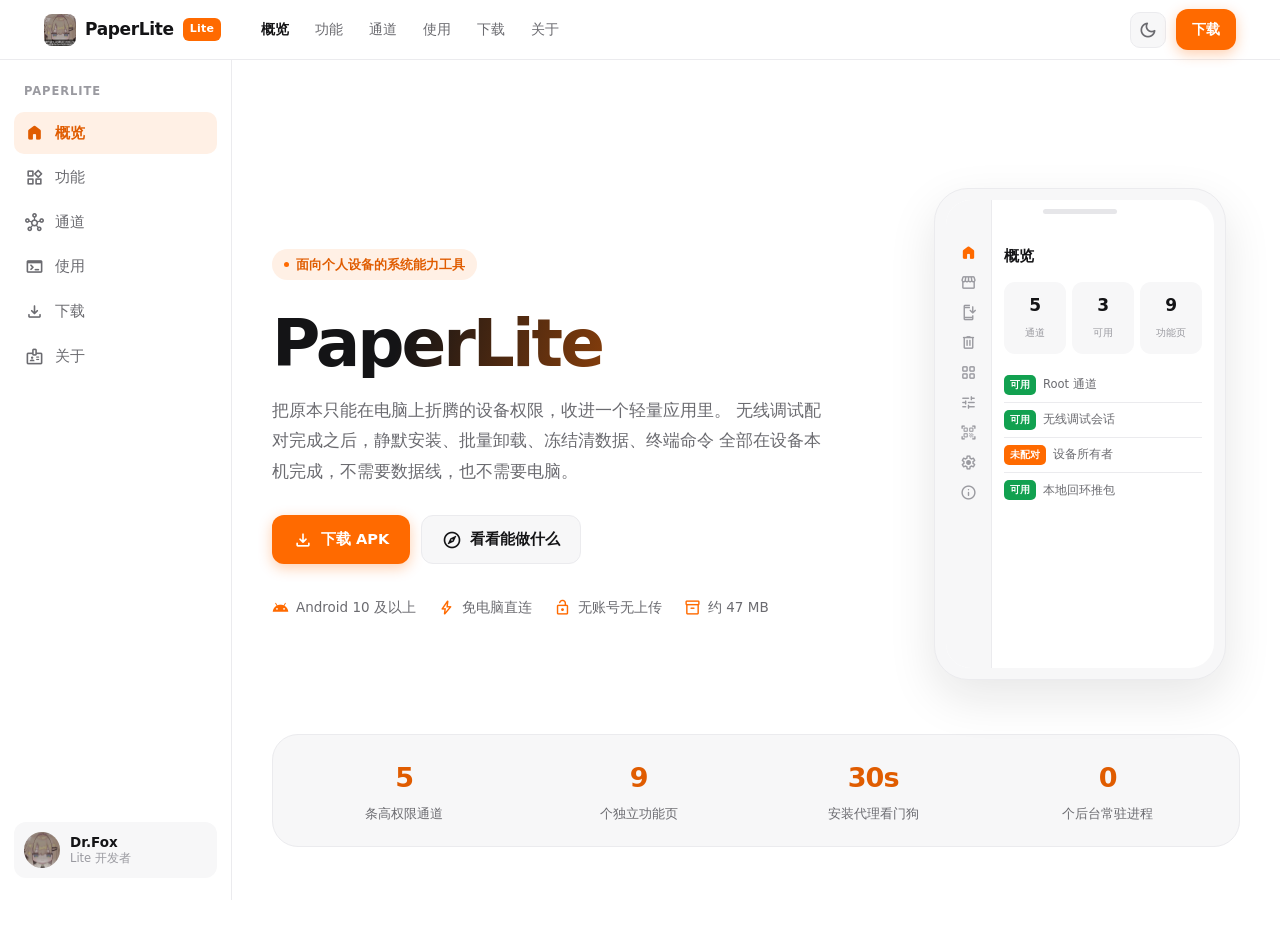
<file: index.old.html>
<!DOCTYPE html>
<html lang="zh-CN">
<head>
<meta charset="UTF-8">
<meta name="viewport" content="width=device-width, initial-scale=1.0">
<title>PaperLite — 面向个人设备的系统能力工具</title>
<meta name="theme-color" content="#FFFFFF">
<meta name="description" content="PaperLite 是一款面向个人设备的 Android 系统能力工具：无线调试配对、应用静默安装与管理、冻结清数据、终端命令执行、进程与设备信息查看。">
<link rel="icon" href="assets/favicon.png" type="image/png">
<link rel="apple-touch-icon" href="assets/icon-192.png">
<link rel="preconnect" href="https://fonts.googleapis.com">
<link rel="preconnect" href="https://fonts.gstatic.com" crossorigin>
<link href="https://fonts.googleapis.com/css2?family=Material+Symbols+Rounded:opsz,wght,FILL,GRAD@24,400,0,0&family=Material+Symbols+Rounded:opsz,wght,FILL,GRAD@24,600,0,0" rel="stylesheet">
<link rel="stylesheet" href="style.css">
</head>
<body>

<!-- 顶部导航 -->
<header class="topbar" id="topbar">
  <div class="topbar-inner">
    <a class="brand" href="#overview">
      <img src="assets/icon.png" alt="PaperLite 图标" width="32" height="32">
      <span class="brand-name">PaperLite</span>
      <span class="brand-tag">Lite</span>
    </a>

    <nav class="topnav" aria-label="主导航">
      <a href="#overview" class="nav-link is-active">概览</a>
      <a href="#features" class="nav-link">功能</a>
      <a href="#channels" class="nav-link">通道</a>
      <a href="#usage" class="nav-link">使用</a>
      <a href="#download" class="nav-link">下载</a>
      <a href="#about" class="nav-link">关于</a>
    </nav>

    <div class="topbar-actions">
      <button class="icon-btn" id="themeToggle" type="button" aria-label="切换深浅色">
        <span class="msr" data-icon="light_mode"></span>
      </button>
      <a class="btn btn-primary btn-sm" href="#download">下载</a>
    </div>

    <!-- 阅读进度：贴在顶栏底边，不遮挡内容 -->
    <div class="progress" id="progress"></div>
  </div>
</header>

<!-- 侧边栏（桌面端） -->
<aside class="sidebar" id="sidebar">
  <div class="sidebar-inner">
    <p class="sidebar-label">PaperLite</p>
    <ul class="side-list">
      <li><a href="#overview" class="side-link is-active"><span class="msr" data-icon="home"></span>概览</a></li>
      <li><a href="#features" class="side-link"><span class="msr" data-icon="widgets"></span>功能</a></li>
      <li><a href="#channels" class="side-link"><span class="msr" data-icon="hub"></span>通道</a></li>
      <li><a href="#usage" class="side-link"><span class="msr" data-icon="terminal"></span>使用</a></li>
      <li><a href="#download" class="side-link"><span class="msr" data-icon="download"></span>下载</a></li>
      <li><a href="#about" class="side-link"><span class="msr" data-icon="badge"></span>关于</a></li>
    </ul>

    <div class="sidebar-foot">
      <div class="author-mini">
        <img src="assets/avatar.png" alt="Dr.Fox 头像" width="36" height="36">
        <div>
          <p class="author-mini-name">Dr.Fox</p>
          <p class="author-mini-role">Lite 开发者</p>
        </div>
      </div>
    </div>
  </div>
</aside>

<main class="content">

  <!-- 概览 -->
  <section class="page is-active" id="overview">
    <div class="hero">
      <div class="hero-copy">
        <p class="eyebrow"><span class="dot"></span>面向个人设备的系统能力工具</p>
        <h1 class="hero-title">PaperLite</h1>
        <p class="hero-sub">
          把原本只能在电脑上折腾的设备权限，收进一个轻量应用里。
          无线调试配对完成之后，静默安装、批量卸载、冻结清数据、终端命令
          全部在设备本机完成，不需要数据线，也不需要电脑。
        </p>
        <div class="hero-actions">
          <a class="btn btn-primary" href="#download">
            <span class="msr" data-icon="download"></span>下载 APK
          </a>
          <a class="btn btn-ghost" href="#features">
            <span class="msr" data-icon="explore"></span>看看能做什么
          </a>
        </div>

        <ul class="hero-facts">
          <li><span class="msr" data-icon="android"></span>Android 10 及以上</li>
          <li><span class="msr" data-icon="bolt"></span>免电脑直连</li>
          <li><span class="msr" data-icon="lock_open"></span>无账号无上传</li>
          <li><span class="msr" data-icon="inventory_2"></span>约 47 MB</li>
        </ul>
      </div>

      <div class="hero-visual">
        <!-- 手机示意 -->
        <div class="phone">
          <div class="phone-notch"></div>
          <div class="phone-screen">
            <div class="phone-rail">
              <span class="msr rail-ic is-on" data-icon="home"></span>
              <span class="msr rail-ic" data-icon="storefront"></span>
              <span class="msr rail-ic" data-icon="install_mobile"></span>
              <span class="msr rail-ic" data-icon="delete"></span>
              <span class="msr rail-ic" data-icon="grid_view"></span>
              <span class="msr rail-ic" data-icon="tune"></span>
              <span class="msr rail-ic" data-icon="qr_code_scanner"></span>
              <span class="msr rail-ic" data-icon="settings"></span>
              <span class="msr rail-ic" data-icon="info"></span>
            </div>
            <div class="phone-body">
              <p class="phone-title">概览</p>
              <div class="phone-tiles">
                <div class="p-tile"><b>5</b><span>通道</span></div>
                <div class="p-tile"><b>3</b><span>可用</span></div>
                <div class="p-tile"><b>9</b><span>功能页</span></div>
              </div>
              <div class="p-row"><span class="p-pill ok">可用</span>Root 通道</div>
              <div class="p-row"><span class="p-pill ok">可用</span>无线调试会话</div>
              <div class="p-row"><span class="p-pill warn">未配对</span>设备所有者</div>
              <div class="p-row"><span class="p-pill ok">可用</span>本地回环推包</div>
            </div>
          </div>
        </div>
      </div>
    </div>

    <div class="stat-strip">
      <div class="stat"><b>5</b><span>条高权限通道</span></div>
      <div class="stat"><b>9</b><span>个独立功能页</span></div>
      <div class="stat"><b>30s</b><span>安装代理看门狗</span></div>
      <div class="stat"><b>0</b><span>个后台常驻进程</span></div>
    </div>
  </section>

  <!-- 功能 -->
  <section class="page" id="features">
    <header class="page-head">
      <p class="eyebrow"><span class="dot"></span>功能</p>
      <h2>一个功能一个页面</h2>
      <p class="page-desc">
        九个侧边栏入口各自独立，不做分页嵌套。打开就是要做的事，
        按钮永远可点——权限不够时给出明确原因，而不是把按钮灰掉让人猜。
      </p>
    </header>

    <div class="feature-grid">
      <article class="f-card">
        <span class="msr f-ic" data-icon="home"></span>
        <h3>概览</h3>
        <p>通道状态一览，一键重新探测。服务器只做 TCP 存活检测，不发请求、不读响应。</p>
      </article>

      <article class="f-card">
        <span class="msr f-ic" data-icon="storefront"></span>
        <h3>应用</h3>
        <p>已安装应用列表，支持用户与系统应用分类。搜索、勾选、批量操作都在这里完成。</p>
      </article>

      <article class="f-card">
        <span class="msr f-ic" data-icon="install_mobile"></span>
        <h3>安装</h3>
        <p>内置文件选择器选包，先解析出包名与版本，再按通道依次尝试静默安装。</p>
      </article>

      <article class="f-card">
        <span class="msr f-ic" data-icon="delete"></span>
        <h3>卸载</h3>
        <p>按包名卸载、冻结停用、清除数据。系统应用卸不掉时自动降级为停用。</p>
      </article>

      <article class="f-card">
        <span class="msr f-ic" data-icon="grid_view"></span>
        <h3>设备</h3>
        <p>机型、系统版本、构建号、内存与存储占用，以及实时进程列表。</p>
      </article>

      <article class="f-card">
        <span class="msr f-ic" data-icon="tune"></span>
        <h3>终端</h3>
        <p>配对之后执行任意 shell 命令，附七条常用命令预设。输出按通道标注，失败原因写清楚。</p>
      </article>

      <article class="f-card">
        <span class="msr f-ic" data-icon="qr_code_scanner"></span>
        <h3>配对</h3>
        <p>无线调试配对全流程：搜索服务端口、识别配对码、建立会话、断开与清理记录。</p>
      </article>

      <article class="f-card">
        <span class="msr f-ic" data-icon="settings"></span>
        <h3>设置</h3>
        <p>深浅色、字号缩放、服务器地址与通道参数。运行日志和上次异常堆栈都能直接查看复制。</p>
      </article>

      <article class="f-card">
        <span class="msr f-ic" data-icon="info"></span>
        <h3>关于</h3>
        <p>版本信息、风险提示，以及开发者名片。</p>
      </article>
    </div>

    <div class="feature-extra">
      <div class="ex-block">
        <h3><span class="msr" data-icon="verified_user"></span>应用管理</h3>
        <ul class="tick-list">
          <li>应用列表按名称与包名双向搜索</li>
          <li>多选后批量卸载、批量冻结</li>
          <li>提取应用 APK 并计算 SHA-256 / SHA-1 校验值</li>
          <li>单独应用防卸载保护，重启后依然有效</li>
          <li>一键跳转到系统应用详情页</li>
        </ul>
      </div>
      <div class="ex-block">
        <h3><span class="msr" data-icon="palette"></span>界面</h3>
        <ul class="tick-list">
          <li>小米澎湃 OS 3 配色，纯白底加一层浅灰分区</li>
          <li>九个独立页面，侧边栏固定常驻</li>
          <li>确认弹窗、动作面板、消息条全部带进出场过渡</li>
          <li>深浅色跟随系统，也可手动切换</li>
          <li>字号可调 90% 到 120%</li>
        </ul>
      </div>
    </div>
  </section>

  <!-- 通道 -->
  <section class="page" id="channels">
    <header class="page-head">
      <p class="eyebrow"><span class="dot"></span>通道</p>
      <h2>五条权限通道，逐级降级</h2>
      <p class="page-desc">
        PaperLite 不假设你有 root。启动时逐条探测可用通道，
        需要高权限的操作按优先级自动挑一条能用的执行，并把走了哪条路告诉你。
      </p>
    </header>

    <div class="channel-list">
      <div class="ch-item">
        <div class="ch-head">
          <span class="msr ch-ic" data-icon="verified_user"></span>
          <div>
            <h3>设备所有者</h3>
            <p>DevicePolicyManager 授予的 owner 权限</p>
          </div>
          <span class="ch-badge">静默安装 · 防卸载 · 临时停用</span>
        </div>
        <p class="ch-desc">可静默安装应用、为指定应用开启防卸载保护、临时停用账号类应用。</p>
      </div>

      <div class="ch-item">
        <div class="ch-head">
          <span class="msr ch-ic" data-icon="wifi_tethering"></span>
          <div>
            <h3>无线调试会话</h3>
            <p>与本机无线调试服务配对后建立的 adb 会话</p>
          </div>
          <span class="ch-badge">shell 命令 · 冻结停用</span>
        </div>
        <p class="ch-desc">执行任意 shell 命令。配对成功后即时生效，断线自动重连上次端口。</p>
      </div>

      <div class="ch-item">
        <div class="ch-head">
          <span class="msr ch-ic" data-icon="loop"></span>
          <div>
            <h3>本地回环推包</h3>
            <p>经由 127.0.0.1 的 adbd 回环端口</p>
          </div>
          <span class="ch-badge">静默安装 · 静默卸载</span>
        </div>
        <p class="ch-desc">把安装包推到 /data/local/tmp 再执行 pm install，断网也能用。</p>
      </div>

      <div class="ch-item">
        <div class="ch-head">
          <span class="msr ch-ic" data-icon="security"></span>
          <div>
            <h3>Root 通道</h3>
            <p>检测到 su 后直接以 root 执行</p>
          </div>
          <span class="ch-badge">全部 shell 能力</span>
        </div>
        <p class="ch-desc">能力最全且不受系统校验限制。探测带 2.5 秒超时，不会卡住界面。</p>
      </div>

      <div class="ch-item">
        <div class="ch-head">
          <span class="msr ch-ic" data-icon="accessibility_new"></span>
          <div>
            <h3>无障碍服务</h3>
            <p>读取配对页面并自动填写配对码</p>
          </div>
          <span class="ch-badge">配对码自动填写</span>
        </div>
        <p class="ch-desc">只读取配对对话框里的六位数字，识别完成即停止，不保存截图。</p>
      </div>
    </div>

    <div class="install-flow">
      <h3><span class="msr" data-icon="alt_route"></span>安装是怎么做的</h3>
      <p class="flow-desc">
        静默安装不是靠 root 硬跑 pm，而是把应用自身挂进 app_process，
        让它在 system 身份下走 PackageInstaller 会话 API——这才是没有确认框的真静默。
      </p>
      <ol class="flow-steps">
        <li>
          <span class="step-no">1</span>
          <div>
            <b>安装代理</b>
            <p>把自身 APK 通过 CLASSPATH 交给 app_process，在 system 身份下提交安装会话，全程无弹窗。</p>
          </div>
        </li>
        <li>
          <span class="step-no">2</span>
          <div>
            <b>本地 pm install</b>
            <p>代理不可用时退回到 pm install -r -d 覆盖安装。</p>
          </div>
        </li>
        <li>
          <span class="step-no">3</span>
          <div>
            <b>无线调试推包</b>
            <p>再退一步，把包推到 /data/local/tmp 后执行 pm install。</p>
          </div>
        </li>
        <li>
          <span class="step-no">4</span>
          <div>
            <b>设备所有者会话</b>
            <p>owner 权限下的 PackageInstaller 静默会话，作为不依赖 shell 的兜底。</p>
          </div>
        </li>
        <li>
          <span class="step-no">5</span>
          <div>
            <b>系统安装器</b>
            <p>全部失败时拉起系统安装界面，把选择权交回给你。</p>
          </div>
        </li>
      </ol>
    </div>
  </section>

  <!-- 使用 -->
  <section class="page" id="usage">
    <header class="page-head">
      <p class="eyebrow"><span class="dot"></span>使用</p>
      <h2>三步开始</h2>
      <p class="page-desc">
        整个流程不需要数据线，不需要电脑。首次使用唯一要做的，
        是在系统设置里打开无线调试。
      </p>
    </header>

    <div class="step-grid">
      <div class="s-card">
        <span class="s-no">01</span>
        <h3>打开无线调试</h3>
        <p>设置 → 开发者选项 → 无线调试。系统要求 Android 11 及以上。</p>
        <div class="s-code">设置 › 开发者选项 › 无线调试</div>
      </div>
      <div class="s-card">
        <span class="s-no">02</span>
        <h3>在 PaperLite 里配对</h3>
        <p>进「配对」页搜索服务端口，手动输入配对码，或用识别按钮自动读取。</p>
        <div class="s-code">配对页 › 搜索端口 › 输入配对码</div>
      </div>
      <div class="s-card">
        <span class="s-no">03</span>
        <h3>开始操作</h3>
        <p>通道自动就绪。装包、卸应用、跑命令，直接在对应页面里做。</p>
        <div class="s-code">安装页 › 选包 › 开始安装</div>
      </div>
    </div>

    <div class="notes">
      <div class="note">
        <span class="msr" data-icon="info"></span>
        <div>
          <b>为什么无线调试要 Android 11 以上</b>
          <p>mDNS 服务发现是 Android 11 才引入的机制，低版本只能手工填端口。</p>
        </div>
      </div>
      <div class="note">
        <span class="msr" data-icon="privacy_tip"></span>
        <div>
          <b>数据不出设备</b>
          <p>没有账号、没有统计、没有上传。服务器地址只是你自己填的一个可选开关。</p>
        </div>
      </div>
      <div class="note">
        <span class="msr" data-icon="report"></span>
        <div>
          <b>遇到问题</b>
          <p>设置页有「上次异常退出」，里面是完整崩溃堆栈，复制出来就能定位。</p>
        </div>
      </div>
    </div>
  </section>

  <!-- 下载 -->
  <section class="page" id="download">
    <header class="page-head">
      <p class="eyebrow"><span class="dot"></span>下载</p>
      <h2>PaperLite v1.0.0</h2>
      <p class="page-desc">
        当前提供 Debug 版本，包名 com.codefox.paperlite。
        安装前请确认已开启未知来源安装。
      </p>
    </header>

    <div class="dl-card">
      <img src="assets/icon-512.png" alt="PaperLite 应用图标" width="96" height="96" class="dl-icon">
      <div class="dl-main">
        <h3>PaperLite-debug.apk</h3>
        <ul class="dl-specs">
          <li><span>版本</span><b>1.0.0 (1)</b></li>
          <li><span>包名</span><b class="mono">com.codefox.paperlite</b></li>
          <li><span>系统要求</span><b>Android 10+</b></li>
          <li><span>体积</span><b>约 47 MB</b></li>
          <li><span>架构</span><b>arm64-v8a / armeabi-v7a</b></li>
        </ul>
        <a class="btn btn-primary btn-lg" href="PaperLite-debug.apk" download>
          <span class="msr" data-icon="download"></span>下载 APK
        </a>
        <p class="dl-note">下载的是未签名的调试包，安装时系统会提示未知来源，确认即可。</p>
      </div>
    </div>

    <div class="dl-grid">
      <div class="dlg-card">
        <span class="msr" data-icon="verified"></span>
        <h4>校验安装包</h4>
        <p>装之前可以先算一下哈希值，确认拿到的是完整的包。</p>
        <div class="s-code">sha256sum PaperLite-debug.apk</div>
      </div>
      <div class="dlg-card">
        <span class="msr" data-icon="install_desktop"></span>
        <h4>用数据线装</h4>
        <p>也可以把 APK 传到电脑，用 adb 命令直接装到设备上。</p>
        <div class="s-code">adb install -r PaperLite-debug.apk</div>
      </div>
      <div class="dlg-card">
        <span class="msr" data-icon="gpp_maybe"></span>
        <h4>风险提示</h4>
        <p>本工具需要较高系统权限。仅用于你自己的设备，遵守当地法律法规。</p>
        <div class="s-code">仅供安全研究与学习交流</div>
      </div>
    </div>
  </section>

  <!-- 关于 -->
  <section class="page" id="about">
    <header class="page-head">
      <p class="eyebrow"><span class="dot"></span>关于</p>
      <h2>关于 PaperLite</h2>
    </header>

    <div class="about-grid">
      <div class="author-card">
        <div class="author-top">
          <img src="assets/avatar.png" alt="Dr.Fox 头像" width="88" height="88">
          <div class="author-id">
            <h3>Dr.Fox</h3>
            <p>PaperLite Lite · 开发者</p>
            <div class="author-tags">
              <span class="tag tag-primary">Lite</span>
              <span class="tag">原版：JC Code</span>
            </div>
          </div>
        </div>
        <p class="author-note">
          Lite 版在原版的基础上做了取舍：只保留真正能跑通的能力，
          每一个功能独立成页，按钮永远可点，所有弹出的东西都带过渡动画。
        </p>
      </div>

      <div class="about-info">
        <div class="ai-block">
          <h3><span class="msr" data-icon="history"></span>版本信息</h3>
          <ul class="kv-list">
            <li><span>应用版本</span><b>1.0.0 (1)</b></li>
            <li><span>包名</span><b class="mono">com.codefox.paperlite</b></li>
            <li><span>最低系统</span><b>Android 10 (API 29)</b></li>
            <li><span>界面框架</span><b>Miuix 0.9.4 + Compose</b></li>
          </ul>
        </div>

        <div class="ai-block">
          <h3><span class="msr" data-icon="help"></span>常见问题</h3>
          <ul class="faq-list">
            <li>
              <b>为什么第一次用要配对？</b>
              <p>没有 root 也没有设备所有者时，高权限操作只能通过 adb 通道执行，而 adb 通道靠无线调试建立。</p>
            </li>
            <li>
              <b>装得上但没静默？</b>
              <p>说明代理通道没成功，日志里会写明走了哪条通道、失败原因。可以到终端页手动执行安装命令。</p>
            </li>
            <li>
              <b>系统应用卸不掉？</b>
              <p>系统应用会被系统拒绝卸载，PaperLite 会自动降级为冻结停用，效果接近。</p>
            </li>
          </ul>
        </div>
      </div>
    </div>

    <div class="license-note">
      <span class="msr" data-icon="balance"></span>
      <p>
        本工具仅供安全研究与学习交流使用。使用前请了解自身设备的所有权状态，
        遵守当地法律法规。安装、卸载与停用操作不可逆，请确认目标后再执行。
      </p>
    </div>
  </section>

</main>

<!-- 移动端底部导航 -->
<nav class="mobile-nav" id="mobileNav" aria-label="底部导航">
  <a href="#overview" class="mnav is-active"><span class="msr" data-icon="home"></span>概览</a>
  <a href="#features" class="mnav"><span class="msr" data-icon="widgets"></span>功能</a>
  <a href="#channels" class="mnav"><span class="msr" data-icon="hub"></span>通道</a>
  <a href="#usage" class="mnav"><span class="msr" data-icon="terminal"></span>使用</a>
  <a href="#download" class="mnav"><span class="msr" data-icon="download"></span>下载</a>
  <a href="#about" class="mnav"><span class="msr" data-icon="badge"></span>关于</a>
</nav>

<script src="script.js"></script>
</body>
</html>
</file>
<file: style.css>
/* ==========================================================================
   PaperLite 官网样式
   配色沿用应用内的「小米澎湃 OS 3」方案：纯白底 + 澎湃橙强调色，
   深色模式翻成真黑底。图标一律用 Material Symbols Rounded。
   ========================================================================== */

:root {
  /* 强调色 */
  --orange: #FF6A00;
  --orange-deep: #E05C00;
  --orange-soft: #FFF0E5;

  /* 日间底色 */
  --bg: #FFFFFF;
  --fill-1: #F7F7F8;
  --fill-2: #EFEFF1;
  --fill-3: #E6E6E9;
  --text-1: #141416;
  --text-2: #6B6B70;
  --text-3: #9A9AA0;
  --divider: #EBEBEE;

  /* 状态色 */
  --ok: #12A150;
  --warn: #FF6A00;
  --danger: #E02E24;
  --info: #1A7AFF;

  --shadow-sm: 0 1px 2px rgba(20, 20, 22, .05);
  --shadow-md: 0 6px 20px rgba(20, 20, 22, .07);
  --shadow-lg: 0 18px 48px rgba(20, 20, 22, .10);

  --radius-s: 12px;
  --radius-m: 18px;
  --radius-l: 26px;

  --sidebar-w: 232px;
  --topbar-h: 60px;

  --ease-out: cubic-bezier(.22, 1, .36, 1);
}

html[data-theme="dark"] {
  --orange: #FF8A3D;
  --orange-deep: #FF6A00;
  --orange-soft: #38200C;

  --bg: #000000;
  --fill-1: #141416;
  --fill-2: #1C1C1F;
  --fill-3: #26262A;
  --text-1: #F2F2F4;
  --text-2: #9E9EA4;
  --text-3: #6E6E74;
  --divider: #2A2A2E;

  --ok: #3DDC7A;
  --danger: #FF6B60;
  --info: #6AA8FF;

  --shadow-sm: 0 1px 2px rgba(0, 0, 0, .4);
  --shadow-md: 0 6px 20px rgba(0, 0, 0, .5);
  --shadow-lg: 0 18px 48px rgba(0, 0, 0, .6);
}

* { box-sizing: border-box; }

html { scroll-behavior: smooth; }

body {
  margin: 0;
  background: var(--bg);
  color: var(--text-1);
  font-family: "Segoe UI", "PingFang SC", "Microsoft YaHei", system-ui, -apple-system, sans-serif;
  font-size: 15px;
  line-height: 1.7;
  -webkit-font-smoothing: antialiased;
  transition: background .3s var(--ease-out), color .3s var(--ease-out);
}

h1, h2, h3, h4 { margin: 0; font-weight: 600; letter-spacing: -.02em; line-height: 1.3; }
p { margin: 0; }
ul, ol { margin: 0; padding: 0; list-style: none; }
a { color: inherit; text-decoration: none; }
img { display: block; max-width: 100%; }
b { font-weight: 600; }

.mono { font-family: "SFMono-Regular", Consolas, "Liberation Mono", monospace; }

/* Material Symbols 统一尺寸 */
.msr {
  font-family: "Material Symbols Rounded";
  font-weight: 400;
  font-style: normal;
  font-size: 20px;
  line-height: 1;
  letter-spacing: normal;
  text-transform: none;
  display: inline-block;
  white-space: nowrap;
  word-wrap: normal;
  direction: ltr;
  font-variation-settings: 'FILL' 0, 'wght' 400, 'GRAD' 0, 'opsz' 24;
  vertical-align: middle;
  user-select: none;
  flex: none;
}

/* ---------------------------------------------------------------- 顶部栏 */

.topbar {
  position: sticky;
  top: 0;
  z-index: 50;
  height: var(--topbar-h);
  background: color-mix(in srgb, var(--bg) 82%, transparent);
  backdrop-filter: saturate(180%) blur(18px);
  -webkit-backdrop-filter: saturate(180%) blur(18px);
  border-bottom: 1px solid var(--divider);
  transition: background .3s var(--ease-out), border-color .3s var(--ease-out);
}

.topbar-inner {
  max-width: 1240px;
  margin: 0 auto;
  height: 100%;
  padding: 0 24px;
  display: flex;
  align-items: center;
  gap: 20px;
  position: relative;
}

/* 阅读进度条：贴在顶栏底边 */
.progress {
  position: absolute;
  left: 0;
  bottom: -1px;
  height: 2px;
  width: 0;
  background: var(--orange);
  transition: width .12s linear;
  border-radius: 0 2px 2px 0;
}

.brand {
  display: flex;
  align-items: center;
  gap: 9px;
  flex: none;
}

.brand img { border-radius: 8px; }

.brand-name {
  font-size: 17px;
  font-weight: 600;
  letter-spacing: -.02em;
}

.brand-tag {
  font-size: 11px;
  font-weight: 600;
  padding: 2px 7px;
  border-radius: 6px;
  background: var(--orange);
  color: #fff;
  letter-spacing: .02em;
}

.topnav {
  display: flex;
  align-items: center;
  gap: 2px;
  margin-left: 8px;
}

.nav-link {
  font-size: 14px;
  color: var(--text-2);
  padding: 7px 12px;
  border-radius: 9px;
  transition: color .2s, background .2s;
}

.nav-link:hover { color: var(--text-1); background: var(--fill-1); }
.nav-link.is-active { color: var(--text-1); font-weight: 600; }

.topbar-actions {
  margin-left: auto;
  display: flex;
  align-items: center;
  gap: 10px;
}

.icon-btn {
  width: 36px;
  height: 36px;
  border: 1px solid var(--divider);
  border-radius: 10px;
  background: var(--fill-1);
  color: var(--text-2);
  cursor: pointer;
  display: grid;
  place-items: center;
  transition: background .2s, color .2s, transform .2s var(--ease-out);
}

.icon-btn:hover { background: var(--fill-2); color: var(--text-1); }
.icon-btn:active { transform: scale(.93); }

/* ---------------------------------------------------------------- 按钮 */

.btn {
  display: inline-flex;
  align-items: center;
  justify-content: center;
  gap: 8px;
  padding: 11px 20px;
  border-radius: var(--radius-s);
  border: 1px solid transparent;
  font-size: 14.5px;
  font-weight: 600;
  cursor: pointer;
  transition: transform .2s var(--ease-out), background .2s, box-shadow .2s, border-color .2s;
  white-space: nowrap;
}

.btn:active { transform: scale(.97); }

.btn-primary {
  background: var(--orange);
  color: #fff;
  box-shadow: 0 4px 14px color-mix(in srgb, var(--orange) 32%, transparent);
}

.btn-primary:hover {
  background: var(--orange-deep);
  box-shadow: 0 6px 20px color-mix(in srgb, var(--orange) 40%, transparent);
}

.btn-ghost {
  background: var(--fill-1);
  color: var(--text-1);
  border-color: var(--divider);
}

.btn-ghost:hover { background: var(--fill-2); }

.btn-sm { padding: 8px 15px; font-size: 13.5px; }
.btn-lg { padding: 14px 28px; font-size: 15.5px; }

/* ---------------------------------------------------------------- 侧边栏 */

.sidebar {
  position: fixed;
  top: var(--topbar-h);
  left: 0;
  bottom: 0;
  width: var(--sidebar-w);
  border-right: 1px solid var(--divider);
  overflow-y: auto;
  z-index: 30;
  transition: border-color .3s var(--ease-out);
}

.sidebar-inner {
  padding: 22px 14px;
  display: flex;
  flex-direction: column;
  min-height: 100%;
}

.sidebar-label {
  font-size: 11.5px;
  font-weight: 600;
  color: var(--text-3);
  text-transform: uppercase;
  letter-spacing: .08em;
  padding: 0 10px;
  margin-bottom: 10px;
}

.side-list { display: flex; flex-direction: column; gap: 2px; }

.side-link {
  display: flex;
  align-items: center;
  gap: 11px;
  padding: 9px 11px;
  border-radius: 10px;
  font-size: 14.5px;
  color: var(--text-2);
  transition: background .2s, color .2s;
}

.side-link .msr { font-size: 19px; transition: font-variation-settings .2s; }

.side-link:hover { background: var(--fill-1); color: var(--text-1); }

.side-link.is-active {
  background: var(--orange-soft);
  color: var(--orange-deep);
  font-weight: 600;
}

.side-link.is-active .msr { font-variation-settings: 'FILL' 1, 'wght' 400, 'GRAD' 0, 'opsz' 24; }

.sidebar-foot { margin-top: auto; padding-top: 20px; }

.author-mini {
  display: flex;
  align-items: center;
  gap: 10px;
  padding: 10px;
  border-radius: 12px;
  background: var(--fill-1);
}

.author-mini img { border-radius: 50%; }

.author-mini-name { font-size: 13.5px; font-weight: 600; line-height: 1.35; }
.author-mini-role { font-size: 11.5px; color: var(--text-3); line-height: 1.35; }

/* ---------------------------------------------------------------- 内容区 */

.content {
  margin-left: var(--sidebar-w);
  padding-top: var(--topbar-h);
}

.page {
  display: none;
  max-width: 1080px;
  margin: 0 auto;
  padding: 44px 40px 90px;
  animation: pageIn .42s var(--ease-out);
}

.page.is-active { display: block; }

@keyframes pageIn {
  from { opacity: 0; transform: translateY(14px); }
  to { opacity: 1; transform: none; }
}

.page-head { margin-bottom: 34px; max-width: 720px; }

.eyebrow {
  display: inline-flex;
  align-items: center;
  gap: 7px;
  font-size: 12.5px;
  font-weight: 600;
  color: var(--orange-deep);
  background: var(--orange-soft);
  padding: 5px 12px;
  border-radius: 20px;
  margin-bottom: 16px;
}

.dot {
  width: 5px;
  height: 5px;
  border-radius: 50%;
  background: var(--orange);
}

.page-head h2 { font-size: 34px; letter-spacing: -.03em; }

.page-desc {
  margin-top: 12px;
  font-size: 15.5px;
  color: var(--text-2);
  line-height: 1.8;
}

/* ---------------------------------------------------------------- 概览 */

.hero {
  display: grid;
  grid-template-columns: minmax(0, 1fr) 320px;
  gap: 56px;
  align-items: center;
  padding: 24px 0 54px;
}

.hero-title {
  font-size: 66px;
  letter-spacing: -.045em;
  line-height: 1.02;
  margin: 14px 0 18px;
  background: linear-gradient(105deg, var(--text-1) 22%, var(--orange) 96%);
  -webkit-background-clip: text;
  background-clip: text;
  -webkit-text-fill-color: transparent;
}

.hero-sub {
  font-size: 16.5px;
  color: var(--text-2);
  line-height: 1.85;
  max-width: 560px;
}

.hero-actions {
  margin-top: 28px;
  display: flex;
  flex-wrap: wrap;
  gap: 11px;
}

.hero-facts {
  margin-top: 32px;
  display: flex;
  flex-wrap: wrap;
  gap: 10px 22px;
  font-size: 13.5px;
  color: var(--text-2);
}

.hero-facts li { display: flex; align-items: center; gap: 7px; }
.hero-facts .msr { font-size: 17px; color: var(--orange); }

/* 手机示意 */
.hero-visual { display: flex; justify-content: center; }

.phone {
  width: 292px;
  border-radius: 34px;
  background: var(--fill-1);
  border: 1px solid var(--divider);
  box-shadow: var(--shadow-lg);
  padding: 11px;
  position: relative;
}

.phone-notch {
  position: absolute;
  top: 20px;
  left: 50%;
  transform: translateX(-50%);
  width: 74px;
  height: 5px;
  border-radius: 3px;
  background: var(--fill-3);
}

.phone-screen {
  background: var(--bg);
  border-radius: 25px;
  overflow: hidden;
  display: flex;
  min-height: 468px;
}

.phone-rail {
  width: 46px;
  background: var(--fill-1);
  border-right: 1px solid var(--divider);
  display: flex;
  flex-direction: column;
  align-items: center;
  gap: 13px;
  padding: 44px 0 14px;
}

.rail-ic {
  font-size: 17px;
  color: var(--text-3);
  transition: color .3s, font-variation-settings .3s;
}

.rail-ic.is-on {
  color: var(--orange);
  font-variation-settings: 'FILL' 1, 'wght' 400, 'GRAD' 0, 'opsz' 24;
}

.phone-body { flex: 1; padding: 44px 12px 16px; }

.phone-title { font-size: 15px; font-weight: 600; margin-bottom: 12px; }

.phone-tiles { display: flex; gap: 6px; margin-bottom: 14px; }

.p-tile {
  flex: 1;
  background: var(--fill-1);
  border-radius: 11px;
  padding: 9px 6px;
  text-align: center;
}

.p-tile b { display: block; font-size: 17px; letter-spacing: -.02em; }
.p-tile span { font-size: 10px; color: var(--text-3); }

.p-row {
  display: flex;
  align-items: center;
  gap: 7px;
  font-size: 11.5px;
  color: var(--text-2);
  padding: 7px 0;
  border-bottom: 1px solid var(--divider);
}

.p-row:last-child { border-bottom: 0; }

.p-pill {
  font-size: 9.5px;
  font-weight: 600;
  padding: 2px 6px;
  border-radius: 5px;
  color: #fff;
}

.p-pill.ok { background: var(--ok); }
.p-pill.warn { background: var(--warn); }

/* 数据条 */
.stat-strip {
  display: grid;
  grid-template-columns: repeat(4, 1fr);
  gap: 12px;
  padding: 20px;
  border-radius: var(--radius-l);
  background: var(--fill-1);
  border: 1px solid var(--divider);
}

.stat { text-align: center; }

.stat b {
  display: block;
  font-size: 27px;
  font-weight: 600;
  letter-spacing: -.03em;
  color: var(--orange-deep);
}

.stat span { font-size: 13px; color: var(--text-2); }

/* ---------------------------------------------------------------- 功能 */

.feature-grid {
  display: grid;
  grid-template-columns: repeat(auto-fill, minmax(288px, 1fr));
  gap: 13px;
}

.f-card {
  background: var(--fill-1);
  border: 1px solid var(--divider);
  border-radius: var(--radius-m);
  padding: 22px 20px;
  transition: transform .3s var(--ease-out), box-shadow .3s var(--ease-out), border-color .3s;
}

.f-card:hover {
  transform: translateY(-3px);
  box-shadow: var(--shadow-md);
  border-color: color-mix(in srgb, var(--orange) 34%, var(--divider));
}

.f-ic {
  font-size: 24px;
  color: var(--orange);
  font-variation-settings: 'FILL' 1, 'wght' 400, 'GRAD' 0, 'opsz' 24;
  margin-bottom: 12px;
}

.f-card h3 { font-size: 17px; margin-bottom: 7px; }
.f-card p { font-size: 14px; color: var(--text-2); line-height: 1.75; }

.feature-extra {
  margin-top: 30px;
  display: grid;
  grid-template-columns: 1fr 1fr;
  gap: 13px;
}

.ex-block {
  background: var(--fill-1);
  border: 1px solid var(--divider);
  border-radius: var(--radius-m);
  padding: 22px 20px;
}

.ex-block h3 {
  display: flex;
  align-items: center;
  gap: 9px;
  font-size: 16.5px;
  margin-bottom: 14px;
}

.ex-block h3 .msr { font-size: 20px; color: var(--orange); }

.tick-list li {
  position: relative;
  padding-left: 22px;
  font-size: 14px;
  color: var(--text-2);
  line-height: 1.75;
  margin-bottom: 7px;
}

.tick-list li::before {
  content: "";
  position: absolute;
  left: 4px;
  top: 10px;
  width: 6px;
  height: 6px;
  border-radius: 50%;
  background: var(--orange);
}

/* ---------------------------------------------------------------- 通道 */

.channel-list { display: flex; flex-direction: column; gap: 11px; }

.ch-item {
  background: var(--fill-1);
  border: 1px solid var(--divider);
  border-radius: var(--radius-m);
  padding: 18px 20px;
  transition: border-color .25s, transform .25s var(--ease-out);
}

.ch-item:hover { border-color: color-mix(in srgb, var(--orange) 30%, var(--divider)); }

.ch-head { display: flex; align-items: center; gap: 13px; flex-wrap: wrap; }

.ch-ic {
  font-size: 22px;
  color: var(--orange);
  font-variation-settings: 'FILL' 1, 'wght' 400, 'GRAD' 0, 'opsz' 24;
}

.ch-head h3 { font-size: 16.5px; }
.ch-head p { font-size: 13px; color: var(--text-3); margin-top: 1px; }

.ch-badge {
  margin-left: auto;
  font-size: 12px;
  color: var(--text-2);
  background: var(--bg);
  border: 1px solid var(--divider);
  padding: 4px 11px;
  border-radius: 20px;
}

.ch-desc { margin-top: 9px; font-size: 14px; color: var(--text-2); }

/* 安装流程 */
.install-flow {
  margin-top: 28px;
  background: var(--fill-1);
  border: 1px solid var(--divider);
  border-radius: var(--radius-l);
  padding: 26px 24px;
}

.install-flow h3 {
  display: flex;
  align-items: center;
  gap: 9px;
  font-size: 19px;
  margin-bottom: 10px;
}

.install-flow h3 .msr { font-size: 21px; color: var(--orange); }

.flow-desc { font-size: 14.5px; color: var(--text-2); margin-bottom: 20px; }

.flow-steps { display: flex; flex-direction: column; gap: 3px; }

.flow-steps li {
  display: flex;
  gap: 14px;
  align-items: flex-start;
  padding: 11px 0;
  border-bottom: 1px dashed var(--divider);
}

.flow-steps li:last-child { border-bottom: 0; }

.step-no {
  flex: none;
  width: 25px;
  height: 25px;
  border-radius: 50%;
  background: var(--orange);
  color: #fff;
  font-size: 12.5px;
  font-weight: 600;
  display: grid;
  place-items: center;
  margin-top: 2px;
}

.flow-steps b { font-size: 15px; display: block; }
.flow-steps p { font-size: 13.5px; color: var(--text-2); margin-top: 2px; }

/* ---------------------------------------------------------------- 使用 */

.step-grid {
  display: grid;
  grid-template-columns: repeat(auto-fit, minmax(258px, 1fr));
  gap: 13px;
}

.s-card {
  background: var(--fill-1);
  border: 1px solid var(--divider);
  border-radius: var(--radius-m);
  padding: 24px 20px;
  position: relative;
  overflow: hidden;
  transition: transform .3s var(--ease-out), box-shadow .3s var(--ease-out);
}

.s-card:hover { transform: translateY(-3px); box-shadow: var(--shadow-md); }

.s-no {
  display: block;
  font-size: 32px;
  font-weight: 700;
  letter-spacing: -.04em;
  color: var(--orange);
  opacity: .28;
  line-height: 1;
  margin-bottom: 12px;
}

.s-card h3 { font-size: 17px; margin-bottom: 8px; }
.s-card p { font-size: 14px; color: var(--text-2); line-height: 1.75; }

.s-code {
  margin-top: 14px;
  font-family: "SFMono-Regular", Consolas, monospace;
  font-size: 12px;
  color: var(--text-2);
  background: var(--bg);
  border: 1px solid var(--divider);
  border-radius: 9px;
  padding: 8px 11px;
  overflow-x: auto;
  white-space: nowrap;
}

.notes {
  margin-top: 22px;
  display: grid;
  grid-template-columns: repeat(auto-fit, minmax(258px, 1fr));
  gap: 13px;
}

.note {
  display: flex;
  gap: 12px;
  padding: 17px 18px;
  border-radius: var(--radius-m);
  background: var(--orange-soft);
}

.note .msr { font-size: 20px; color: var(--orange-deep); }
.note b { font-size: 14.5px; display: block; margin-bottom: 3px; }
.note p { font-size: 13.5px; color: var(--text-2); line-height: 1.7; }

/* ---------------------------------------------------------------- 下载 */

.dl-card {
  display: flex;
  gap: 26px;
  align-items: flex-start;
  background: var(--fill-1);
  border: 1px solid var(--divider);
  border-radius: var(--radius-l);
  padding: 28px 26px;
}

.dl-icon { border-radius: 22px; box-shadow: var(--shadow-sm); flex: none; }

.dl-main h3 { font-size: 21px; margin-bottom: 16px; }

.dl-specs {
  display: grid;
  grid-template-columns: repeat(auto-fit, minmax(160px, 1fr));
  gap: 9px 20px;
  margin-bottom: 22px;
}

.dl-specs li { display: flex; flex-direction: column; gap: 1px; }
.dl-specs span { font-size: 12px; color: var(--text-3); }
.dl-specs b { font-size: 14px; }

.dl-note { margin-top: 14px; font-size: 12.5px; color: var(--text-3); }

.dl-grid {
  margin-top: 16px;
  display: grid;
  grid-template-columns: repeat(auto-fit, minmax(258px, 1fr));
  gap: 13px;
}

.dlg-card {
  background: var(--fill-1);
  border: 1px solid var(--divider);
  border-radius: var(--radius-m);
  padding: 20px 19px;
}

.dlg-card .msr { font-size: 22px; color: var(--orange); margin-bottom: 10px; }
.dlg-card h4 { font-size: 15.5px; margin-bottom: 6px; }
.dlg-card p { font-size: 13.5px; color: var(--text-2); line-height: 1.7; }

/* ---------------------------------------------------------------- 关于 */

.about-grid {
  display: grid;
  grid-template-columns: 340px minmax(0, 1fr);
  gap: 16px;
  align-items: start;
}

.author-card {
  background: var(--fill-1);
  border: 1px solid var(--divider);
  border-radius: var(--radius-l);
  padding: 26px 22px;
}

.author-top { display: flex; gap: 16px; align-items: center; }

.author-top img {
  border-radius: 50%;
  border: 2px solid var(--bg);
  box-shadow: var(--shadow-sm);
}

.author-id h3 { font-size: 21px; letter-spacing: -.02em; }
.author-id > p { font-size: 13.5px; color: var(--text-2); margin-top: 2px; }

.author-tags { display: flex; gap: 6px; margin-top: 10px; }

.tag {
  font-size: 11.5px;
  font-weight: 600;
  padding: 3px 9px;
  border-radius: 7px;
  background: var(--bg);
  border: 1px solid var(--divider);
  color: var(--text-2);
}

.tag-primary { background: var(--orange); border-color: var(--orange); color: #fff; }

.author-note {
  margin-top: 18px;
  padding-top: 16px;
  border-top: 1px solid var(--divider);
  font-size: 13.5px;
  color: var(--text-2);
  line-height: 1.8;
}

.about-info { display: flex; flex-direction: column; gap: 13px; }

.ai-block {
  background: var(--fill-1);
  border: 1px solid var(--divider);
  border-radius: var(--radius-m);
  padding: 22px 20px;
}

.ai-block h3 {
  display: flex;
  align-items: center;
  gap: 9px;
  font-size: 16.5px;
  margin-bottom: 14px;
}

.ai-block h3 .msr { font-size: 20px; color: var(--orange); }

.kv-list li {
  display: flex;
  justify-content: space-between;
  gap: 16px;
  font-size: 14px;
  padding: 6px 0;
  border-bottom: 1px solid var(--divider);
}

.kv-list li:last-child { border-bottom: 0; }
.kv-list span { color: var(--text-3); }

.faq-list li { padding: 11px 0; border-bottom: 1px solid var(--divider); }
.faq-list li:last-child { border-bottom: 0; }
.faq-list b { font-size: 14.5px; display: block; margin-bottom: 3px; }
.faq-list p { font-size: 13.5px; color: var(--text-2); line-height: 1.75; }

.license-note {
  margin-top: 20px;
  display: flex;
  gap: 12px;
  padding: 18px 20px;
  border-radius: var(--radius-m);
  background: var(--fill-1);
  border: 1px solid var(--divider);
}

.license-note .msr { font-size: 20px; color: var(--text-3); }
.license-note p { font-size: 13.5px; color: var(--text-2); line-height: 1.8; }

/* ---------------------------------------------------------------- 移动端导航 */

.mobile-nav { display: none; }

/* ---------------------------------------------------------------- 响应式 */

@media (max-width: 1080px) {
  .hero { grid-template-columns: 1fr; gap: 40px; }
  .hero-visual { order: -1; }
  .hero-title { font-size: 54px; }
  .about-grid { grid-template-columns: 1fr; }
  .feature-extra { grid-template-columns: 1fr; }
}

@media (max-width: 900px) {
  .topnav { display: none; }
  .sidebar { display: none; }
  .content { margin-left: 0; padding-bottom: 68px; }
  .page { padding: 30px 20px 60px; }
  .hero-title { font-size: 44px; }
  .stat-strip { grid-template-columns: repeat(2, 1fr); gap: 18px; }
  .dl-card { flex-direction: column; align-items: center; text-align: center; }
  .dl-specs { text-align: left; }

  .mobile-nav {
    display: flex;
    position: fixed;
    left: 0;
    right: 0;
    bottom: 0;
    z-index: 60;
    background: color-mix(in srgb, var(--bg) 90%, transparent);
    backdrop-filter: saturate(180%) blur(18px);
    -webkit-backdrop-filter: saturate(180%) blur(18px);
    border-top: 1px solid var(--divider);
    padding: 6px 4px calc(6px + env(safe-area-inset-bottom));
  }

  .mnav {
    flex: 1;
    display: flex;
    flex-direction: column;
    align-items: center;
    gap: 2px;
    font-size: 10.5px;
    color: var(--text-3);
    padding: 5px 2px;
    border-radius: 9px;
    transition: color .2s;
  }

  .mnav .msr { font-size: 20px; }
  .mnav.is-active { color: var(--orange-deep); }
  .mnav.is-active .msr { font-variation-settings: 'FILL' 1, 'wght' 400, 'GRAD' 0, 'opsz' 24; }
}

@media (max-width: 520px) {
  .hero-title { font-size: 36px; }
  .page-head h2 { font-size: 26px; }
  .hero-facts { gap: 8px 16px; font-size: 12.5px; }
  .feature-grid { grid-template-columns: 1fr; }
  .btn { width: 100%; }
  .hero-actions { flex-direction: column; }
  .dl-specs { grid-template-columns: 1fr 1fr; }
}

/* 尊重系统的减少动效设置 */
@media (prefers-reduced-motion: reduce) {
  * { animation-duration: .01ms !important; transition-duration: .01ms !important; }
  html { scroll-behavior: auto; }
}
</file>
